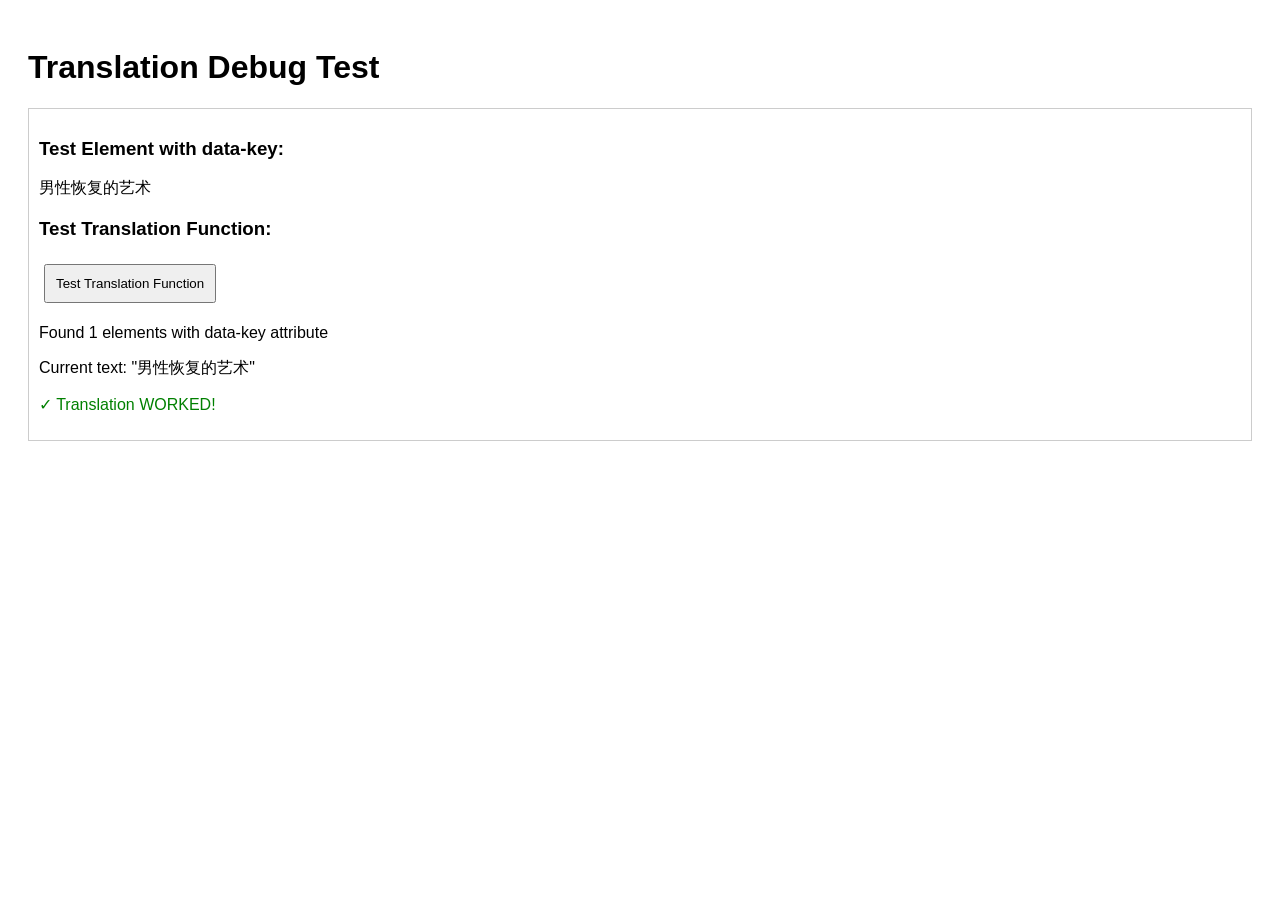
<file: debug-test.html>
<!DOCTYPE html>
<html lang="en">
<head>
    <meta charset="UTF-8">
    <meta name="viewport" content="width=device-width, initial-scale=1.0">
    <title>Debug Translation Test</title>
    <style>
        body { font-family: Arial, sans-serif; padding: 20px; }
        .test { margin: 20px 0; padding: 10px; border: 1px solid #ccc; }
        .success { color: green; }
        .error { color: red; }
        button { margin: 5px; padding: 10px; }
    </style>
</head>
<body>
    <h1>Translation Debug Test</h1>
    
    <div class="test">
        <h3>Test Element with data-key:</h3>
        <p data-key="philosophy_title">The Art of Masculine Restoration (should translate)</p>
        
        <h3>Test Translation Function:</h3>
        <button onclick="testTranslation()">Test Translation Function</button>
        <div id="testResult"></div>
    </div>
    
    <script>
        // Copy the translations object from the main site
        const translations = {
            en: {
                philosophy_title: "The Art of Masculine Restoration"
            },
            cn: {
                philosophy_title: "男性恢复的艺术"
            },
            jp: {
                philosophy_title: "男性回復の芸術"
            },
            kr: {
                philosophy_title: "남성 회복의 예술"
            }
        };
        
        // Copy the setLanguage function
        function setLanguage(lang) {
            console.log('Setting language to:', lang);
            
            // Update all elements with data-key attribute
            document.querySelectorAll('[data-key]').forEach(element => {
                const key = element.getAttribute('data-key');
                console.log('Found element with key:', key, 'Element:', element);
                
                if (translations[lang] && translations[lang][key]) {
                    console.log('Translating', key, 'to:', translations[lang][key]);
                    element.textContent = translations[lang][key];
                } else {
                    console.log('No translation found for', key, 'in language', lang);
                }
            });
        }
        
        function testTranslation() {
            const resultDiv = document.getElementById('testResult');
            resultDiv.innerHTML = '';
            
            // Test 1: Check if element with data-key exists
            const elements = document.querySelectorAll('[data-key]');
            resultDiv.innerHTML += `<p>Found ${elements.length} elements with data-key attribute</p>`;
            
            // Test 2: Try to translate to Chinese
            setLanguage('cn');
            
            // Test 3: Check if translation worked
            const translatedText = document.querySelector('[data-key="philosophy_title"]').textContent;
            resultDiv.innerHTML += `<p>Current text: "${translatedText}"</p>`;
            
            if (translatedText === "男性恢复的艺术") {
                resultDiv.innerHTML += `<p class="success">✓ Translation WORKED!</p>`;
            } else {
                resultDiv.innerHTML += `<p class="error">✗ Translation FAILED! Text is still: "${translatedText}"</p>`;
            }
        }
        
        // Run test on load
        window.onload = testTranslation;
    </script>
</body>
</html>
</file>
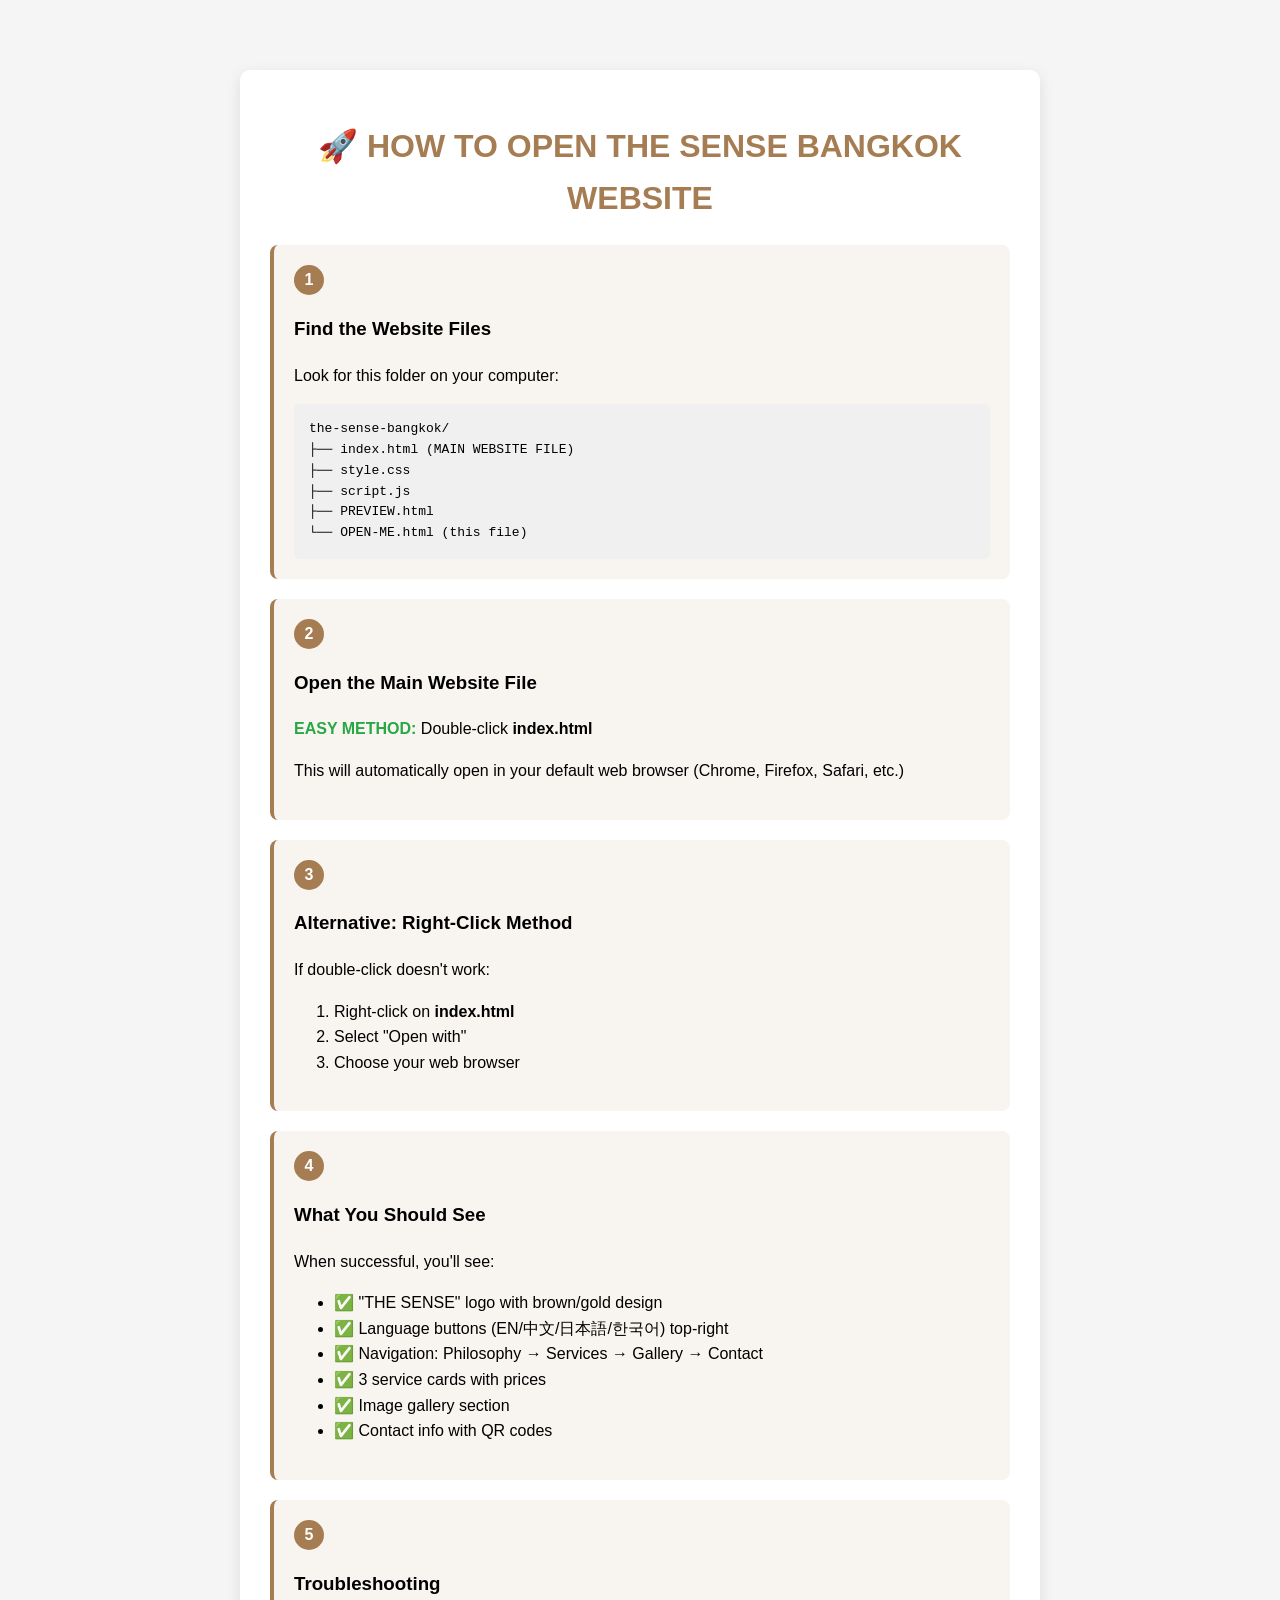
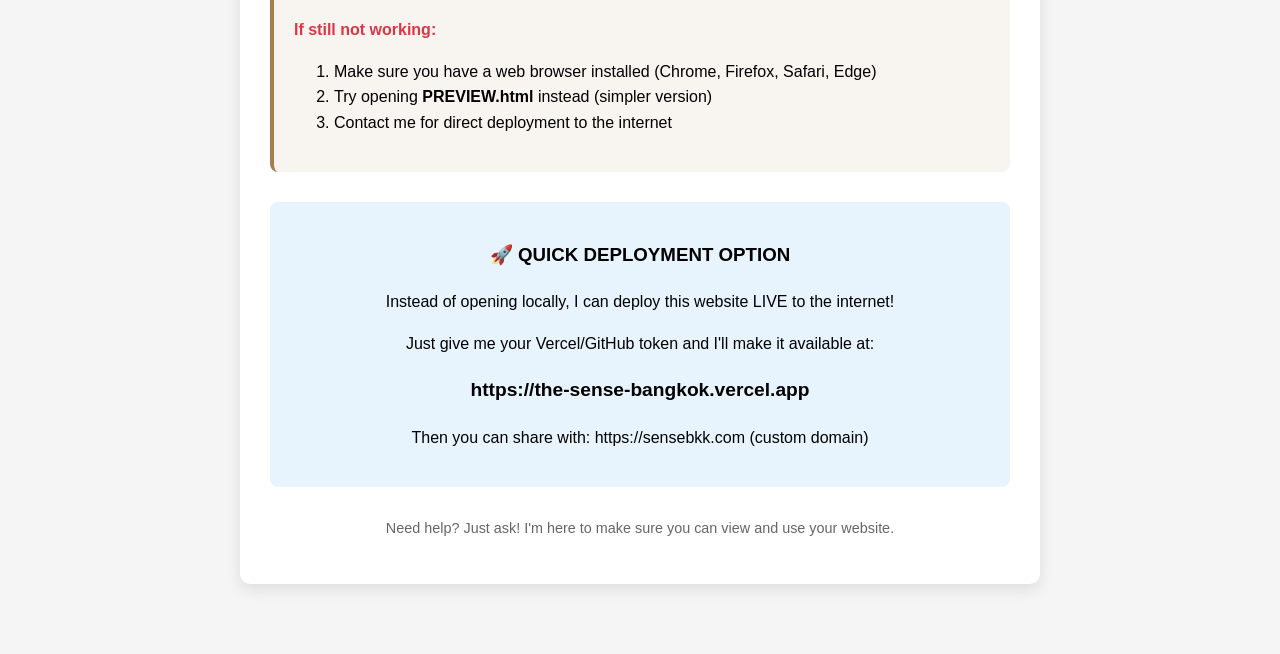
<file: OPEN-ME.html>
<!DOCTYPE html>
<html lang="en">
<head>
    <meta charset="UTF-8">
    <meta name="viewport" content="width=device-width, initial-scale=1.0">
    <title>HOW TO OPEN THE SENSE WEBSITE</title>
    <style>
        body {
            font-family: Arial, sans-serif;
            max-width: 800px;
            margin: 50px auto;
            padding: 20px;
            line-height: 1.6;
            background: #f5f5f5;
        }
        
        .container {
            background: white;
            padding: 30px;
            border-radius: 10px;
            box-shadow: 0 5px 15px rgba(0,0,0,0.1);
        }
        
        h1 {
            color: #a67c52;
            text-align: center;
        }
        
        .step {
            background: #f8f5f0;
            padding: 20px;
            margin: 20px 0;
            border-radius: 8px;
            border-left: 4px solid #a67c52;
        }
        
        .step-number {
            display: inline-block;
            background: #a67c52;
            color: white;
            width: 30px;
            height: 30px;
            border-radius: 50%;
            text-align: center;
            line-height: 30px;
            margin-right: 10px;
            font-weight: bold;
        }
        
        .screenshot {
            max-width: 100%;
            border: 1px solid #ddd;
            border-radius: 5px;
            margin: 10px 0;
        }
        
        .file-list {
            background: #f0f0f0;
            padding: 15px;
            border-radius: 5px;
            font-family: monospace;
        }
        
        .success {
            color: #28a745;
            font-weight: bold;
        }
        
        .warning {
            color: #dc3545;
            font-weight: bold;
        }
    </style>
</head>
<body>
    <div class="container">
        <h1>🚀 HOW TO OPEN THE SENSE BANGKOK WEBSITE</h1>
        
        <div class="step">
            <div class="step-number">1</div>
            <h3>Find the Website Files</h3>
            <p>Look for this folder on your computer:</p>
            <div class="file-list">
                the-sense-bangkok/<br>
                ├── index.html (MAIN WEBSITE FILE)<br>
                ├── style.css<br>
                ├── script.js<br>
                ├── PREVIEW.html<br>
                └── OPEN-ME.html (this file)
            </div>
        </div>
        
        <div class="step">
            <div class="step-number">2</div>
            <h3>Open the Main Website File</h3>
            <p><span class="success">EASY METHOD:</span> Double-click <strong>index.html</strong></p>
            <p>This will automatically open in your default web browser (Chrome, Firefox, Safari, etc.)</p>
        </div>
        
        <div class="step">
            <div class="step-number">3</div>
            <h3>Alternative: Right-Click Method</h3>
            <p>If double-click doesn't work:</p>
            <ol>
                <li>Right-click on <strong>index.html</strong></li>
                <li>Select "Open with"</li>
                <li>Choose your web browser</li>
            </ol>
        </div>
        
        <div class="step">
            <div class="step-number">4</div>
            <h3>What You Should See</h3>
            <p>When successful, you'll see:</p>
            <ul>
                <li>✅ "THE SENSE" logo with brown/gold design</li>
                <li>✅ Language buttons (EN/中文/日本語/한국어) top-right</li>
                <li>✅ Navigation: Philosophy → Services → Gallery → Contact</li>
                <li>✅ 3 service cards with prices</li>
                <li>✅ Image gallery section</li>
                <li>✅ Contact info with QR codes</li>
            </ul>
        </div>
        
        <div class="step">
            <div class="step-number">5</div>
            <h3>Troubleshooting</h3>
            <p><span class="warning">If still not working:</span></p>
            <ol>
                <li>Make sure you have a web browser installed (Chrome, Firefox, Safari, Edge)</li>
                <li>Try opening <strong>PREVIEW.html</strong> instead (simpler version)</li>
                <li>Contact me for direct deployment to the internet</li>
            </ol>
        </div>
        
        <div style="text-align: center; margin-top: 30px; padding: 20px; background: #e8f4fd; border-radius: 8px;">
            <h3>🚀 QUICK DEPLOYMENT OPTION</h3>
            <p>Instead of opening locally, I can deploy this website LIVE to the internet!</p>
            <p>Just give me your Vercel/GitHub token and I'll make it available at:</p>
            <p style="font-size: 1.2rem; font-weight: bold;">https://the-sense-bangkok.vercel.app</p>
            <p>Then you can share with: https://sensebkk.com (custom domain)</p>
        </div>
        
        <div style="margin-top: 30px; text-align: center; color: #666; font-size: 0.9rem;">
            <p>Need help? Just ask! I'm here to make sure you can view and use your website.</p>
        </div>
    </div>
</body>
</html>
</file>
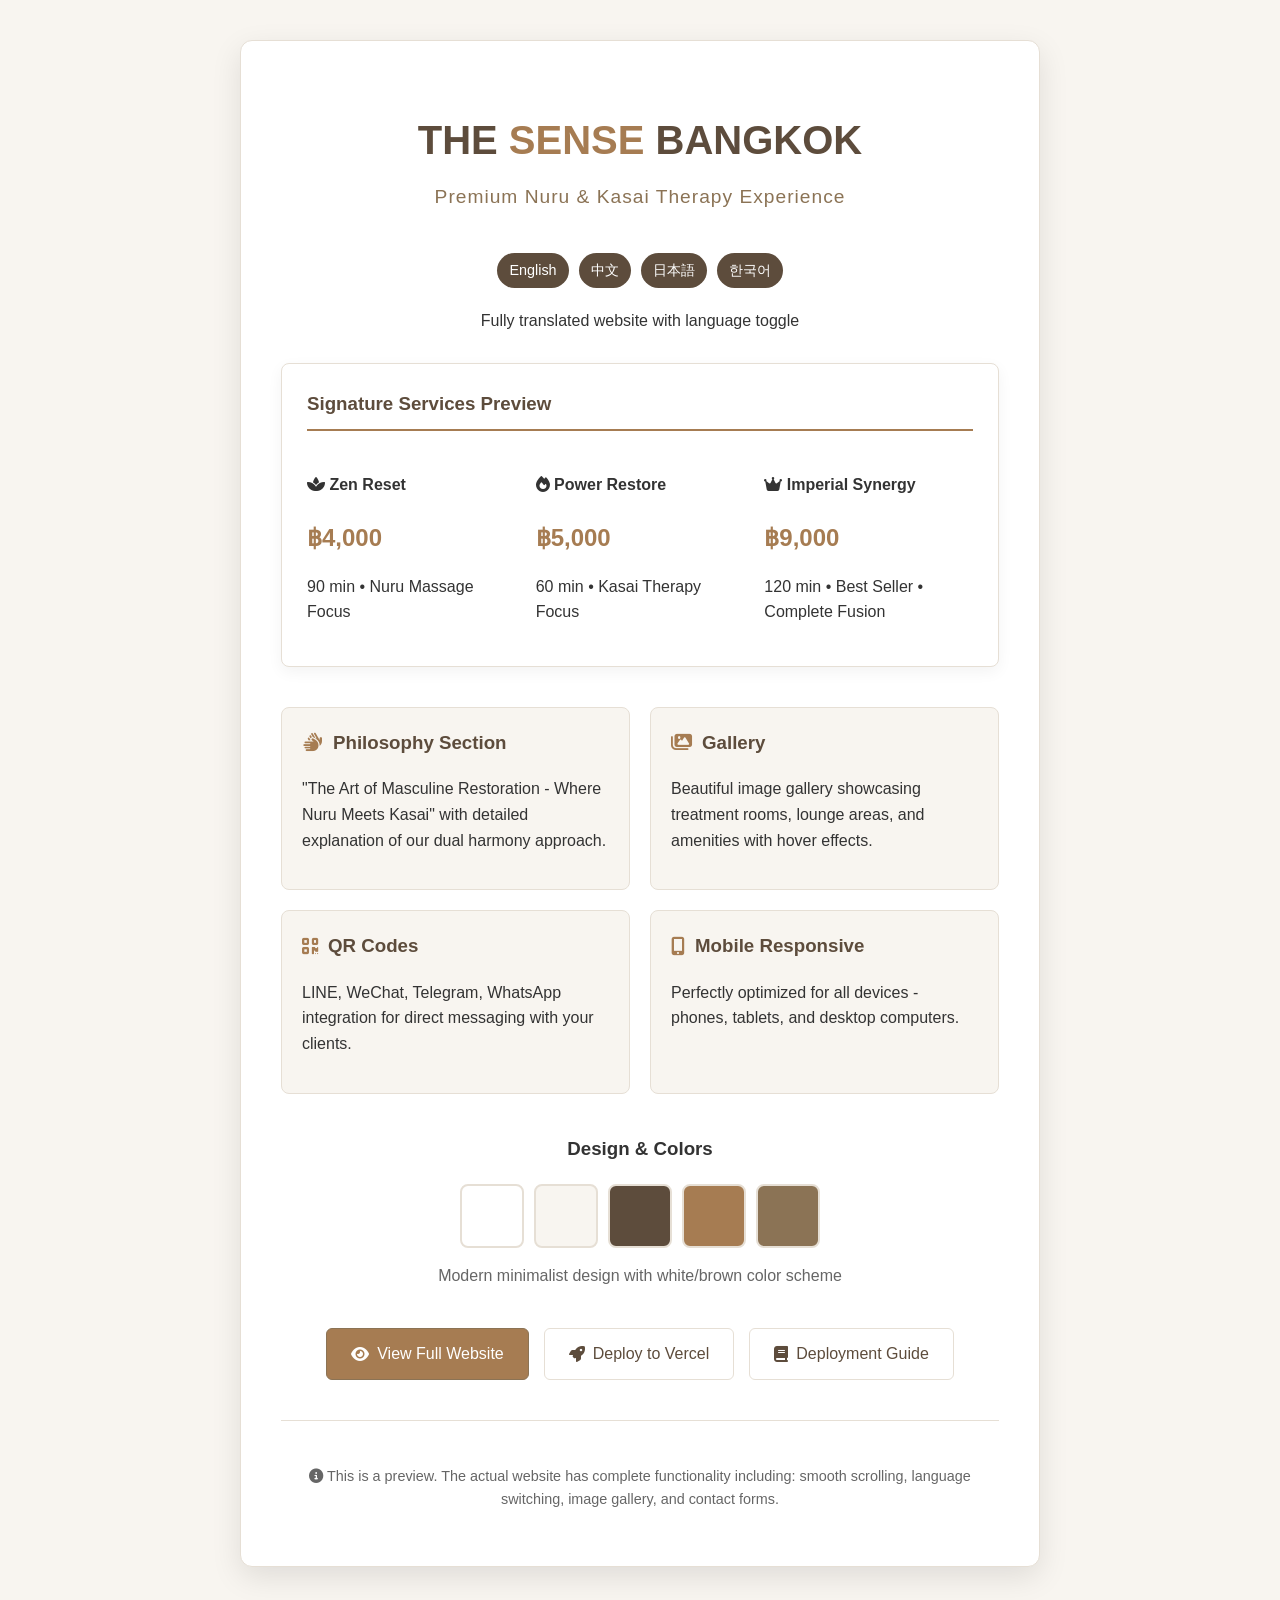
<file: PREVIEW.html>
<!DOCTYPE html>
<html lang="en">
<head>
    <meta charset="UTF-8">
    <meta name="viewport" content="width=device-width, initial-scale=1.0">
    <title>THE SENSE Bangkok - Website Preview</title>
    <style>
        body {
            font-family: -apple-system, BlinkMacSystemFont, 'Segoe UI', Roboto, sans-serif;
            max-width: 800px;
            margin: 0 auto;
            padding: 40px 20px;
            line-height: 1.6;
            color: #333;
            background: #f8f5f0;
        }
        
        .preview-container {
            background: white;
            border-radius: 12px;
            padding: 40px;
            box-shadow: 0 10px 30px rgba(0,0,0,0.1);
            border: 1px solid #e6dfd5;
        }
        
        h1 {
            color: #5d4c3c;
            text-align: center;
            margin-bottom: 10px;
            font-size: 2.5rem;
        }
        
        h1 span {
            color: #a67c52;
        }
        
        .subtitle {
            text-align: center;
            color: #8b7355;
            font-size: 1.2rem;
            margin-bottom: 40px;
            font-weight: 300;
            letter-spacing: 1px;
        }
        
        .preview-image {
            width: 100%;
            border-radius: 8px;
            margin: 30px 0;
            border: 1px solid #e6dfd5;
            box-shadow: 0 5px 15px rgba(0,0,0,0.08);
        }
        
        .features-grid {
            display: grid;
            grid-template-columns: repeat(auto-fit, minmax(250px, 1fr));
            gap: 20px;
            margin: 40px 0;
        }
        
        .feature {
            background: #f8f5f0;
            padding: 20px;
            border-radius: 8px;
            border: 1px solid #e6dfd5;
        }
        
        .feature h3 {
            color: #5d4c3c;
            margin-top: 0;
            display: flex;
            align-items: center;
            gap: 10px;
        }
        
        .feature i {
            color: #a67c52;
        }
        
        .cta-buttons {
            display: flex;
            gap: 15px;
            justify-content: center;
            margin-top: 40px;
            flex-wrap: wrap;
        }
        
        .btn {
            padding: 12px 24px;
            border-radius: 6px;
            text-decoration: none;
            font-weight: 500;
            display: inline-flex;
            align-items: center;
            gap: 8px;
            transition: all 0.3s;
        }
        
        .btn-primary {
            background: #a67c52;
            color: white;
            border: 1px solid #8b7355;
        }
        
        .btn-primary:hover {
            background: #8b7355;
            transform: translateY(-2px);
        }
        
        .btn-secondary {
            background: white;
            color: #5d4c3c;
            border: 1px solid #e6dfd5;
        }
        
        .btn-secondary:hover {
            background: #f8f5f0;
            transform: translateY(-2px);
        }
        
        .service-preview {
            background: white;
            border-radius: 8px;
            padding: 25px;
            margin: 30px 0;
            border: 1px solid #e6dfd5;
            box-shadow: 0 5px 15px rgba(0,0,0,0.05);
        }
        
        .service-preview h3 {
            color: #5d4c3c;
            margin-top: 0;
            border-bottom: 2px solid #a67c52;
            padding-bottom: 10px;
        }
        
        .price {
            font-size: 1.5rem;
            font-weight: bold;
            color: #a67c52;
            margin: 15px 0;
        }
        
        .language-badges {
            display: flex;
            gap: 10px;
            justify-content: center;
            margin: 20px 0;
            flex-wrap: wrap;
        }
        
        .badge {
            background: #5d4c3c;
            color: white;
            padding: 6px 12px;
            border-radius: 20px;
            font-size: 0.9rem;
            font-weight: 500;
        }
        
        @media (max-width: 600px) {
            .preview-container {
                padding: 20px;
            }
            
            h1 {
                font-size: 2rem;
            }
            
            .cta-buttons {
                flex-direction: column;
            }
            
            .btn {
                width: 100%;
                justify-content: center;
            }
        }
    </style>
    <link rel="stylesheet" href="https://cdnjs.cloudflare.com/ajax/libs/font-awesome/6.4.0/css/all.min.css">
</head>
<body>
    <div class="preview-container">
        <h1>THE <span>SENSE</span> BANGKOK</h1>
        <div class="subtitle">Premium Nuru & Kasai Therapy Experience</div>
        
        <div style="text-align: center; margin-bottom: 30px;">
            <div class="language-badges">
                <span class="badge">English</span>
                <span class="badge">中文</span>
                <span class="badge">日本語</span>
                <span class="badge">한국어</span>
            </div>
            <p>Fully translated website with language toggle</p>
        </div>
        
        <div class="service-preview">
            <h3>Signature Services Preview</h3>
            
            <div style="display: grid; grid-template-columns: repeat(auto-fit, minmax(200px, 1fr)); gap: 20px; margin-top: 20px;">
                <div>
                    <h4><i class="fas fa-spa"></i> Zen Reset</h4>
                    <div class="price">฿4,000</div>
                    <p>90 min • Nuru Massage Focus</p>
                </div>
                
                <div>
                    <h4><i class="fas fa-fire"></i> Power Restore</h4>
                    <div class="price">฿5,000</div>
                    <p>60 min • Kasai Therapy Focus</p>
                </div>
                
                <div>
                    <h4><i class="fas fa-crown"></i> Imperial Synergy</h4>
                    <div class="price">฿9,000</div>
                    <p>120 min • Best Seller • Complete Fusion</p>
                </div>
            </div>
        </div>
        
        <div class="features-grid">
            <div class="feature">
                <h3><i class="fas fa-hands"></i> Philosophy Section</h3>
                <p>"The Art of Masculine Restoration - Where Nuru Meets Kasai" with detailed explanation of our dual harmony approach.</p>
            </div>
            
            <div class="feature">
                <h3><i class="fas fa-images"></i> Gallery</h3>
                <p>Beautiful image gallery showcasing treatment rooms, lounge areas, and amenities with hover effects.</p>
            </div>
            
            <div class="feature">
                <h3><i class="fas fa-qrcode"></i> QR Codes</h3>
                <p>LINE, WeChat, Telegram, WhatsApp integration for direct messaging with your clients.</p>
            </div>
            
            <div class="feature">
                <h3><i class="fas fa-mobile-alt"></i> Mobile Responsive</h3>
                <p>Perfectly optimized for all devices - phones, tablets, and desktop computers.</p>
            </div>
        </div>
        
        <div style="text-align: center; margin: 40px 0;">
            <h3>Design & Colors</h3>
            <div style="display: flex; justify-content: center; gap: 10px; margin-top: 20px; flex-wrap: wrap;">
                <div style="width: 60px; height: 60px; background: #ffffff; border: 2px solid #e6dfd5; border-radius: 8px;"></div>
                <div style="width: 60px; height: 60px; background: #f8f5f0; border: 2px solid #e6dfd5; border-radius: 8px;"></div>
                <div style="width: 60px; height: 60px; background: #5d4c3c; border: 2px solid #e6dfd5; border-radius: 8px;"></div>
                <div style="width: 60px; height: 60px; background: #a67c52; border: 2px solid #e6dfd5; border-radius: 8px;"></div>
                <div style="width: 60px; height: 60px; background: #8b7355; border: 2px solid #e6dfd5; border-radius: 8px;"></div>
            </div>
            <p style="margin-top: 15px; color: #666;">Modern minimalist design with white/brown color scheme</p>
        </div>
        
        <div class="cta-buttons">
            <a href="index.html" class="btn btn-primary">
                <i class="fas fa-eye"></i> View Full Website
            </a>
            <a href="#deploy" class="btn btn-secondary">
                <i class="fas fa-rocket"></i> Deploy to Vercel
            </a>
            <a href="DEPLOY.md" class="btn btn-secondary">
                <i class="fas fa-book"></i> Deployment Guide
            </a>
        </div>
        
        <div style="margin-top: 40px; padding-top: 30px; border-top: 1px solid #e6dfd5; text-align: center;">
            <p style="color: #666; font-size: 0.9rem;">
                <i class="fas fa-info-circle"></i> This is a preview. The actual website has complete functionality including:
                smooth scrolling, language switching, image gallery, and contact forms.
            </p>
        </div>
    </div>
    
    <script>
        // Smooth scrolling for anchor links
        document.querySelectorAll('a[href^="#"]').forEach(anchor => {
            anchor.addEventListener('click', function(e) {
                e.preventDefault();
                const targetId = this.getAttribute('href');
                if (targetId === '#') return;
                
                const targetElement = document.querySelector(targetId);
                if (targetElement) {
                    window.scrollTo({
                        top: targetElement.offsetTop - 80,
                        behavior: 'smooth'
                    });
                }
            });
        });
    </script>
</body>
</html>
</file>
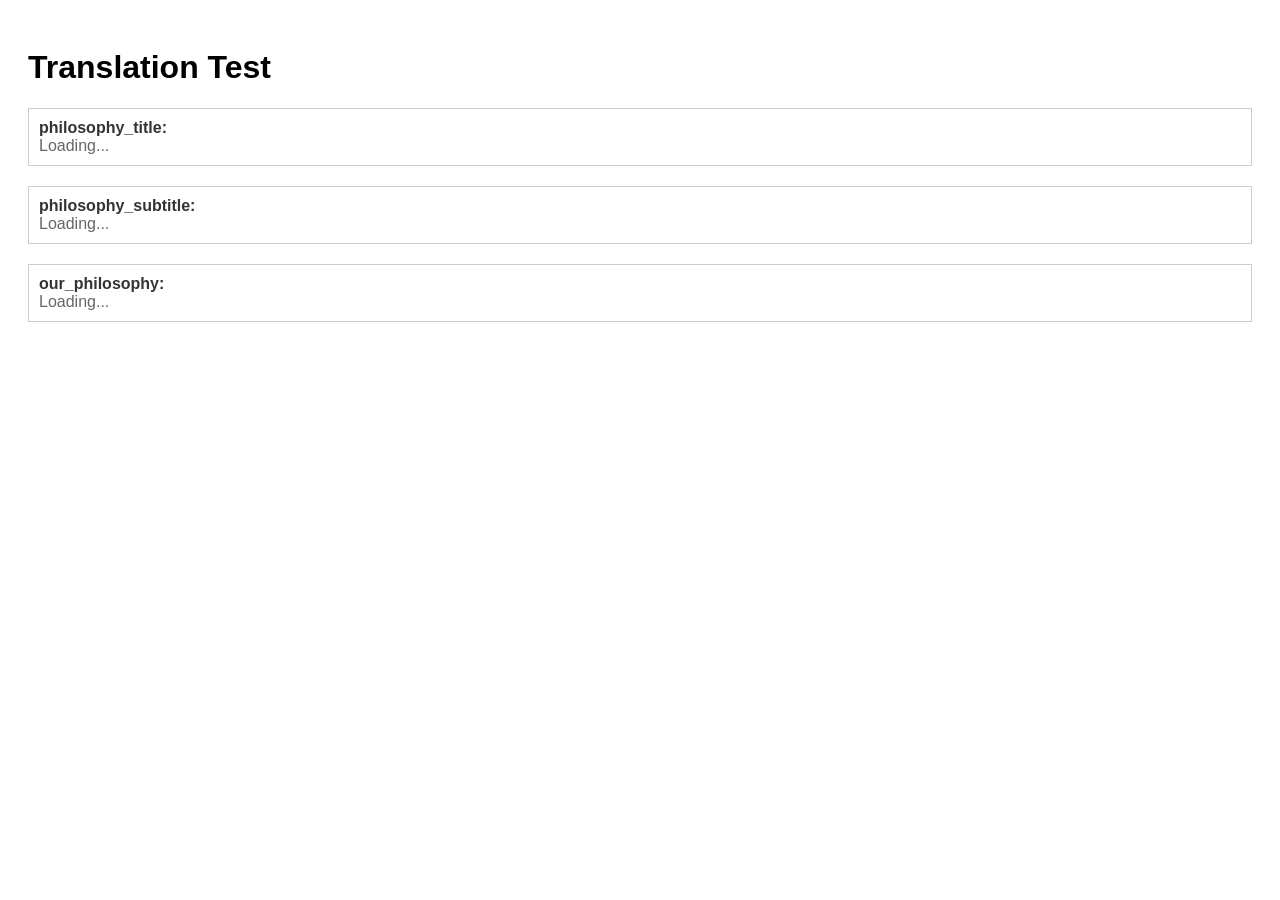
<file: test-translations.html>
<!DOCTYPE html>
<html lang="en">
<head>
    <meta charset="UTF-8">
    <meta name="viewport" content="width=device-width, initial-scale=1.0">
    <title>Test Translations</title>
    <style>
        body { font-family: Arial, sans-serif; padding: 20px; }
        .test { margin: 20px 0; padding: 10px; border: 1px solid #ccc; }
        .key { font-weight: bold; color: #333; }
        .value { color: #666; }
    </style>
</head>
<body>
    <h1>Translation Test</h1>
    
    <div class="test">
        <div class="key">philosophy_title:</div>
        <div class="value" id="philosophy_title_test">Loading...</div>
    </div>
    
    <div class="test">
        <div class="key">philosophy_subtitle:</div>
        <div class="value" id="philosophy_subtitle_test">Loading...</div>
    </div>
    
    <div class="test">
        <div class="key">our_philosophy:</div>
        <div class="value" id="our_philosophy_test">Loading...</div>
    </div>
    
    <script>
        // Fetch the main website and extract translations
        fetch('https://the-sense-bangkok.vercel.app')
            .then(response => response.text())
            .then(html => {
                // Extract the script content
                const scriptMatch = html.match(/<script>([\s\S]*?)<\/script>/);
                if (scriptMatch) {
                    const scriptContent = scriptMatch[1];
                    
                    // Try to extract translations object
                    const translationsMatch = scriptContent.match(/const translations = ({[\s\S]*?});/);
                    if (translationsMatch) {
                        try {
                            // Clean the string and eval to get object
                            const translationsStr = translationsMatch[1].replace(/\n/g, ' ').replace(/\s+/g, ' ');
                            // This is a simplified approach - in production we'd parse properly
                            console.log('Found translations object');
                            
                            // Check for specific keys
                            const hasPhilosophyTitle = scriptContent.includes('philosophy_title:');
                            const hasPhilosophySubtitle = scriptContent.includes('philosophy_subtitle:');
                            const hasOurPhilosophy = scriptContent.includes('our_philosophy:');
                            
                            document.getElementById('philosophy_title_test').textContent = hasPhilosophyTitle ? 'FOUND' : 'MISSING';
                            document.getElementById('philosophy_subtitle_test').textContent = hasPhilosophySubtitle ? 'FOUND' : 'MISSING';
                            document.getElementById('our_philosophy_test').textContent = hasOurPhilosophy ? 'FOUND' : 'MISSING';
                            
                            // Check Chinese translations
                            const cnSection = scriptContent.match(/cn: {([\s\S]*?)}/);
                            if (cnSection) {
                                const cnContent = cnSection[1];
                                const cnHasPhilosophyTitle = cnContent.includes('philosophy_title:');
                                console.log('Chinese has philosophy_title:', cnHasPhilosophyTitle);
                            }
                        } catch (e) {
                            console.error('Error parsing translations:', e);
                        }
                    }
                }
            })
            .catch(error => {
                console.error('Error fetching website:', error);
            });
    </script>
</body>
</html>
</file>
